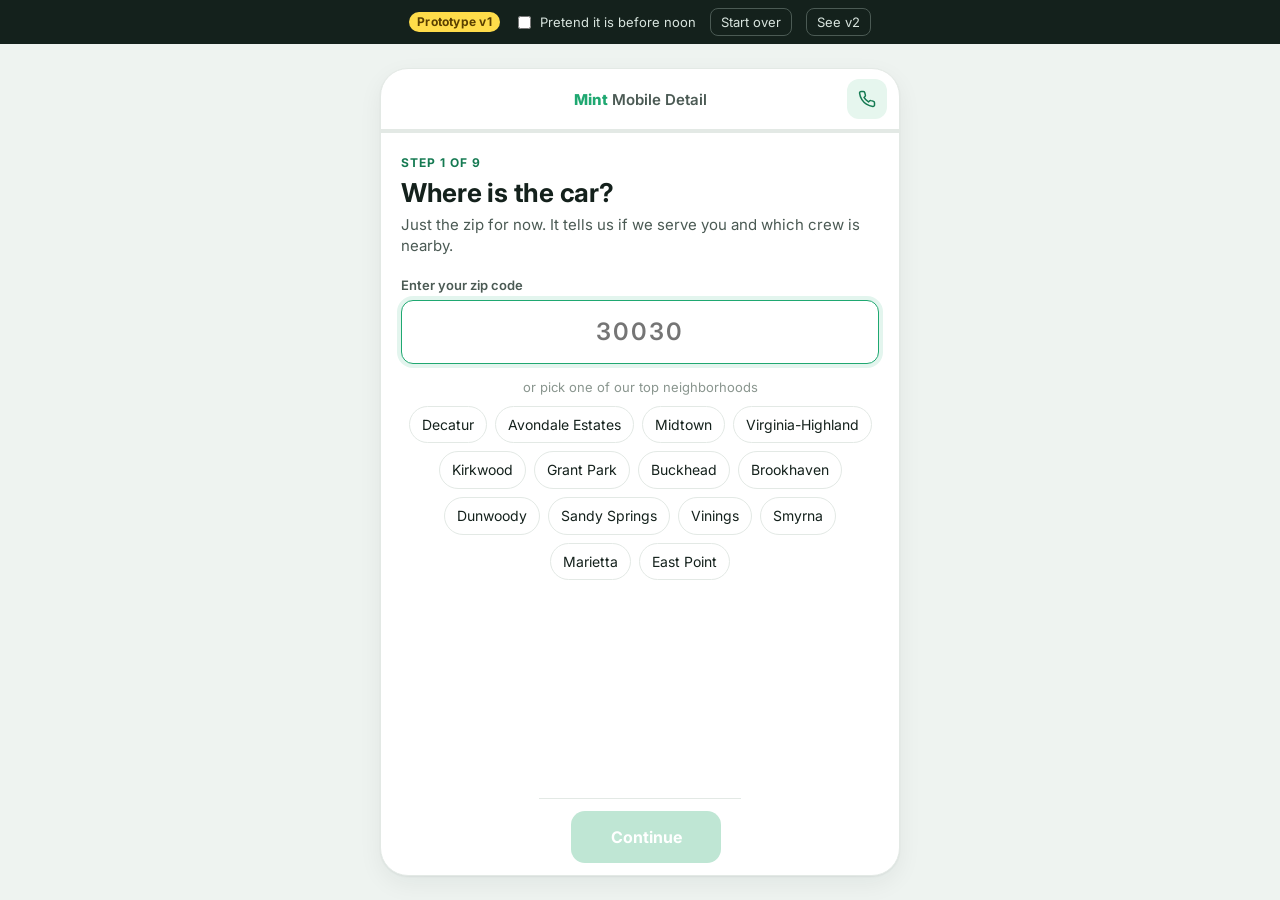
<file: index.html>
<!doctype html>
<html lang="en">
<head>
  <meta charset="utf-8">
  <meta name="viewport" content="width=device-width, initial-scale=1, viewport-fit=cover">
  <title>Book a detail · Mint Mobile Detail</title>
  <meta name="description" content="Prototype of a streamlined booking flow for Mint Mobile Detail.">
  <link rel="preconnect" href="https://fonts.googleapis.com">
  <link href="https://fonts.googleapis.com/css2?family=Inter:wght@400;500;600;700;800&display=swap" rel="stylesheet">
  <link rel="stylesheet" href="styles.css?v=13">
</head>
<body>
  <div class="demo-bar" id="demo-bar">
    <span class="demo-tag">Prototype v1</span>
    <label class="demo-toggle"><input type="checkbox" id="demo-before-noon"> Pretend it is before noon</label>
    <button class="demo-btn" id="demo-reset" type="button">Start over</button>
    <a class="demo-btn" href="v2/">See v2</a>
  </div>
  <div class="phone">
    <header class="topbar">
      <button class="back" id="back" type="button" aria-label="Back">‹</button>
      <div class="brand"><span class="brand-mark">Mint</span> Mobile Detail</div>
      <a class="call" href="tel:4045007025" aria-label="Call Mint Mobile Detail"><svg width="18" height="18" viewBox="0 0 24 24" fill="none" stroke="currentColor" stroke-width="2" stroke-linecap="round" stroke-linejoin="round" aria-hidden="true"><path d="M22 16.9v3a2 2 0 0 1-2.2 2 19.8 19.8 0 0 1-8.6-3.1 19.5 19.5 0 0 1-6-6A19.8 19.8 0 0 1 2.1 4.2 2 2 0 0 1 4.1 2h3a2 2 0 0 1 2 1.7c.1.9.4 1.9.7 2.8a2 2 0 0 1-.5 2.1L8 9.9a16 16 0 0 0 6 6l1.3-1.3a2 2 0 0 1 2.1-.4c.9.3 1.9.6 2.8.7a2 2 0 0 1 1.8 2z"/></svg></a>
    </header>
    <div class="progress"><div class="progress-bar" id="progress"></div></div>
    <main id="app" class="screen"></main>
    <footer class="sticky" id="sticky"></footer>
  </div>
  <script src="data.js?v=13"></script>
  <script src="app.js?v=13"></script>
</body>
</html>
</file>
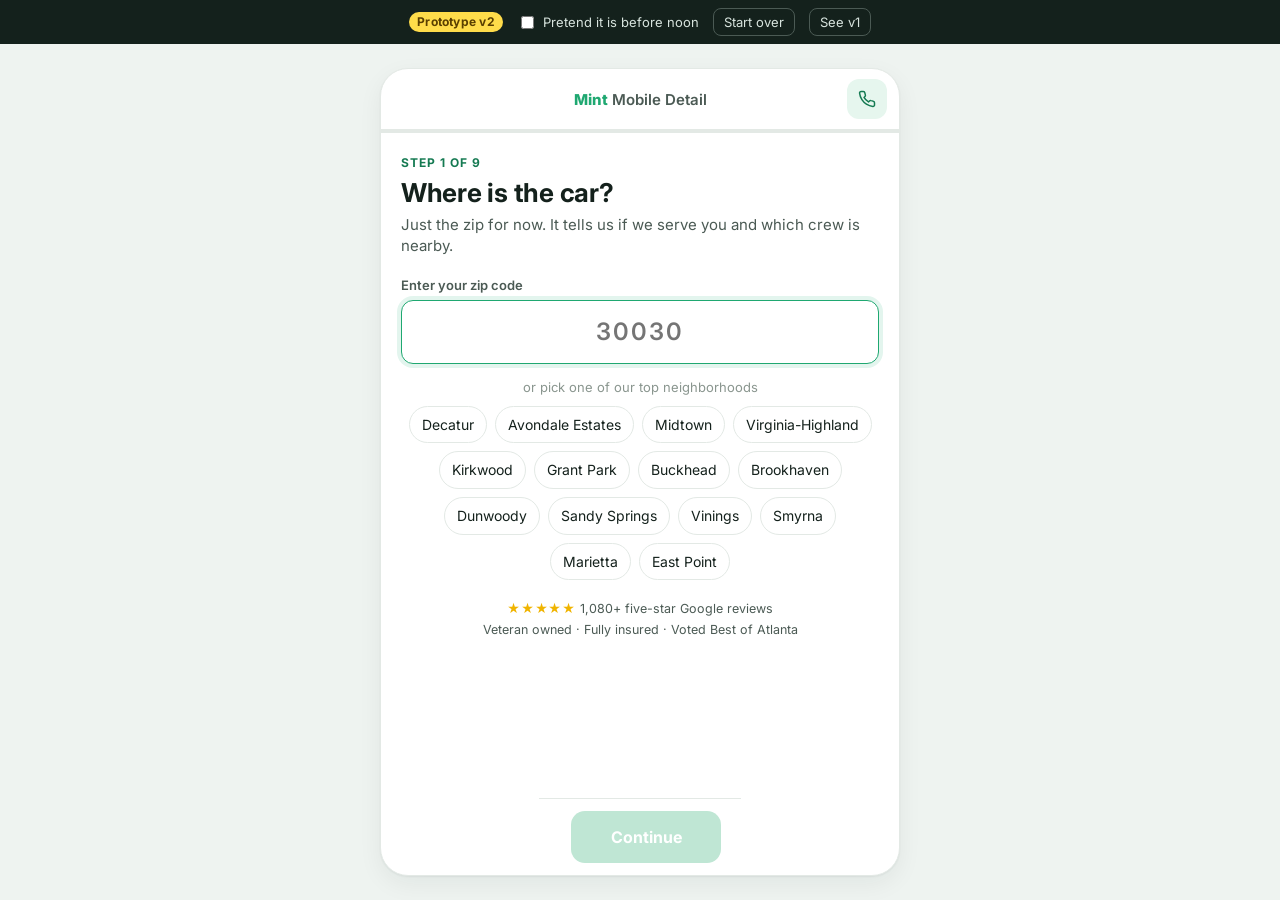
<file: v2/index.html>
<!doctype html>
<html lang="en">
<head>
  <meta charset="utf-8">
  <meta name="viewport" content="width=device-width, initial-scale=1, viewport-fit=cover">
  <title>Book a detail · Mint Mobile Detail</title>
  <meta name="description" content="Prototype of a streamlined booking flow for Mint Mobile Detail.">
  <link rel="preconnect" href="https://fonts.googleapis.com">
  <link href="https://fonts.googleapis.com/css2?family=Inter:wght@400;500;600;700;800&display=swap" rel="stylesheet">
  <link rel="stylesheet" href="styles.css?v=2.3">
</head>
<body>
  <div class="demo-bar" id="demo-bar">
    <span class="demo-tag">Prototype v2</span>
    <label class="demo-toggle"><input type="checkbox" id="demo-before-noon"> Pretend it is before noon</label>
    <button class="demo-btn" id="demo-reset" type="button">Start over</button>
    <a class="demo-btn" href="../">See v1</a>
  </div>
  <div class="phone">
    <header class="topbar">
      <button class="back" id="back" type="button" aria-label="Back">‹</button>
      <div class="brand"><span class="brand-mark">Mint</span> Mobile Detail</div>
      <a class="call" href="tel:4045007025" aria-label="Call Mint Mobile Detail"><svg width="18" height="18" viewBox="0 0 24 24" fill="none" stroke="currentColor" stroke-width="2" stroke-linecap="round" stroke-linejoin="round" aria-hidden="true"><path d="M22 16.9v3a2 2 0 0 1-2.2 2 19.8 19.8 0 0 1-8.6-3.1 19.5 19.5 0 0 1-6-6A19.8 19.8 0 0 1 2.1 4.2 2 2 0 0 1 4.1 2h3a2 2 0 0 1 2 1.7c.1.9.4 1.9.7 2.8a2 2 0 0 1-.5 2.1L8 9.9a16 16 0 0 0 6 6l1.3-1.3a2 2 0 0 1 2.1-.4c.9.3 1.9.6 2.8.7a2 2 0 0 1 1.8 2z"/></svg></a>
    </header>
    <div class="progress"><div class="progress-bar" id="progress"></div></div>
    <main id="app" class="screen"></main>
    <footer class="sticky" id="sticky"></footer>
  </div>
  <script src="data.js?v=2.3"></script>
  <script src="app.js?v=2.3"></script>
</body>
</html>
</file>
<file: styles.css>
:root {
  --mint: #1fa871;
  --mint-dark: #157a52;
  --mint-soft: #e6f6ee;
  --mint-tint: #f3faf6;
  --ink: #14211c;
  --ink-2: #4b5a54;
  --ink-3: #8a968f;
  --line: #e3e9e5;
  --paper: #ffffff;
  --bg: #eef3f0;
  --warn-soft: #fff4e5;
  --warn: #b25e00;
  --danger-soft: #fdecec;
  --danger: #b42318;
  --radius: 14px;
  --shadow: 0 1px 2px rgba(20,33,28,.06), 0 8px 24px rgba(20,33,28,.06);
}
* { box-sizing: border-box; }
html, body { margin: 0; padding: 0; }
body {
  font-family: Inter, system-ui, -apple-system, "Segoe UI", sans-serif;
  color: var(--ink);
  background: var(--bg);
  -webkit-font-smoothing: antialiased;
  line-height: 1.4;
}
button, input, select, textarea { font: inherit; color: inherit; }
a { color: var(--mint-dark); }

/* Demo bar */
.demo-bar {
  display: flex; align-items: center; gap: 14px; justify-content: center; flex-wrap: wrap;
  padding: 8px 12px; font-size: 13px; color: var(--ink-2); background: #14211c; color: #d8e4de;
}
.demo-tag { background: #ffdc4a; color: #5a3f00; font-weight: 700; padding: 2px 8px; border-radius: 999px; font-size: 12px; letter-spacing: .02em; }
.demo-toggle { display: flex; align-items: center; gap: 6px; }
.demo-btn { background: transparent; border: 1px solid #4b5a54; color: #d8e4de; border-radius: 8px; padding: 4px 10px; cursor: pointer; }

/* Phone column */
.phone {
  max-width: 520px; margin: 0 auto; min-height: calc(100vh - 38px);
  background: var(--paper); display: flex; flex-direction: column; position: relative;
}
@media (min-width: 640px) {
  body { height: 100vh; display: flex; flex-direction: column; }
  .demo-bar { flex: none; }
  .phone { flex: 1; min-height: 0; width: 100%; margin: 24px auto; border-radius: 28px; box-shadow: var(--shadow); overflow: hidden; border: 1px solid var(--line); }
  .screen { overflow-y: auto; padding-bottom: 32px; }
}
.topbar { display: grid; grid-template-columns: 44px 1fr 44px; align-items: center; padding: 10px 12px; }
.back { width: 40px; height: 40px; border: 0; background: transparent; border-radius: 12px; font-size: 26px; line-height: 1; cursor: pointer; color: var(--ink-2); }
.back:hover { background: var(--mint-tint); }
.back[hidden] { visibility: hidden; display: block; }
.brand { text-align: center; font-weight: 600; font-size: 15px; color: var(--ink-2); }
.brand-mark { color: var(--mint); font-weight: 800; }
.call { justify-self: end; width: 40px; height: 40px; border-radius: 12px; background: var(--mint-soft); color: var(--mint-dark); display: grid; place-items: center; text-decoration: none; }
.call:hover { background: #d6efe2; }
.progress { height: 4px; background: var(--line); }
.progress-bar { height: 100%; background: var(--mint); transition: width .3s ease; }

.screen { padding: 22px 20px 120px; flex: 1; min-height: 0; }
h1 { font-size: 26px; line-height: 1.15; margin: 0 0 6px; letter-spacing: -.01em; }
.lede { color: var(--ink-2); margin: 0 0 20px; font-size: 15px; }
.eyebrow { font-size: 12px; font-weight: 700; text-transform: uppercase; letter-spacing: .08em; color: var(--mint-dark); margin-bottom: 6px; }
h2 { font-size: 16px; margin: 22px 0 10px; }
.muted { color: var(--ink-3); font-size: 13px; }
.small { font-size: 13px; }

.field { display: block; margin-bottom: 14px; }
.field > span { display: block; font-size: 13px; font-weight: 600; color: var(--ink-2); margin-bottom: 6px; }
.input {
  width: 100%; padding: 14px 14px; border: 1.5px solid var(--line); border-radius: 12px; background: #fff; font-size: 17px;
  outline: none; transition: border-color .15s;
}
.input:focus { border-color: var(--mint); box-shadow: 0 0 0 4px rgba(31,168,113,.12); }
.input.big { font-size: 24px; letter-spacing: .08em; text-align: center; font-weight: 600; }
.row { display: flex; gap: 10px; }
.row > * { flex: 1; }

.btn {
  display: inline-flex; align-items: center; justify-content: center; gap: 8px; width: 100%;
  padding: 15px 18px; border-radius: 14px; border: 0; background: var(--mint); color: #fff; font-weight: 700; font-size: 16px; cursor: pointer;
  transition: transform .05s, background .15s;
}
.btn:active { transform: scale(.99); }
.btn:hover { background: var(--mint-dark); }
.btn:disabled { background: #bfe6d4; cursor: not-allowed; }
.btn.secondary { background: var(--mint-soft); color: var(--mint-dark); }
.btn.secondary:hover { background: #d6efe2; }
.btn.ghost { background: transparent; color: var(--ink-2); font-weight: 600; }
.btn.ghost:hover { background: var(--mint-tint); }
.btn.dark { background: #111; }
.btn.dark:hover { background: #000; }
.btn.small { padding: 10px 14px; font-size: 14px; width: auto; border-radius: 10px; }
.btn.wallet { font-size: 17px; }
.btn-row { display: flex; gap: 10px; margin-top: 8px; }

.note { background: var(--mint-tint); border: 1px solid #cfeadd; border-radius: 12px; padding: 12px 14px; font-size: 14px; color: var(--ink-2); margin: 12px 0; }
.note.warn { background: var(--warn-soft); border-color: #f5d9b0; color: var(--warn); }
.note.danger { background: var(--danger-soft); border-color: #f5c2c0; color: var(--danger); }
.note.plain { background: #f7f9f8; border-color: var(--line); }

/* Choice cards */
.choices { display: grid; gap: 10px; }
.choice {
  display: grid; grid-template-columns: 1fr auto; gap: 4px 12px; align-items: center; text-align: left;
  padding: 14px 16px; border: 1.5px solid var(--line); border-radius: var(--radius); background: #fff; cursor: pointer; width: 100%;
  transition: border-color .15s, background .15s;
}
.choice:hover { border-color: #bcd9cb; }
.choice.selected { border-color: var(--mint); background: var(--mint-tint); box-shadow: 0 0 0 3px rgba(31,168,113,.12); }
.choice .t { font-weight: 700; font-size: 16px; }
.choice .s { grid-column: 1; color: var(--ink-2); font-size: 13px; }
.choice > .t, .choice > .s, .choice > .badge, .choice > details { grid-column: 1; }
.choice .p { grid-column: 2; grid-row: 1 / span 4; align-self: center; font-weight: 700; font-size: 16px; text-align: right; white-space: nowrap; }
.choice .p small { display: block; font-weight: 500; font-size: 12px; color: var(--ink-3); }
.choice .badge { grid-column: 1; }
.badge { display: inline-block; font-size: 11px; font-weight: 700; padding: 3px 8px; border-radius: 999px; background: var(--mint-soft); color: var(--mint-dark); letter-spacing: .02em; }
.badge.warn { background: var(--warn-soft); color: var(--warn); }
.badge.gray { background: #eef1ef; color: var(--ink-2); }
.badge.pop { background: #ffdc4a; color: #5a3f00; }

.chips { display: flex; flex-wrap: wrap; gap: 8px; margin: 10px 0; }
.chip { border: 1.5px solid var(--line); background: #fff; border-radius: 999px; padding: 8px 12px; font-size: 14px; cursor: pointer; }
.chip:hover { border-color: #bcd9cb; }
.chip.selected { border-color: var(--mint); background: var(--mint-tint); color: var(--mint-dark); font-weight: 600; }

/* Typeahead */
.typeahead { position: relative; }
.suggest {
  position: absolute; left: 0; right: 0; top: calc(100% + 4px); z-index: 20; background: #fff; border: 1px solid var(--line); border-radius: 12px;
  box-shadow: var(--shadow); overflow: hidden; max-height: 300px; overflow-y: auto;
}
.suggest button { display: flex; justify-content: space-between; align-items: center; width: 100%; padding: 12px 14px; border: 0; background: #fff; cursor: pointer; text-align: left; font-size: 15px; }
.suggest button:hover, .suggest button.active { background: var(--mint-tint); }
.suggest .size { font-size: 12px; color: var(--ink-3); }

/* Vehicle cards */
.vehicle { display: grid; grid-template-columns: 44px 1fr auto; gap: 12px; align-items: center; padding: 12px 14px; border: 1.5px solid var(--line); border-radius: var(--radius); margin-bottom: 10px; background: #fff; }
.vehicle .ico { width: 44px; height: 44px; border-radius: 12px; background: var(--mint-soft); display: grid; place-items: center; color: var(--mint-dark); font-weight: 800; }
.vehicle .name { font-weight: 700; }
.vehicle .sub { font-size: 13px; color: var(--ink-2); }
.vehicle .x { border: 0; background: transparent; color: var(--ink-3); font-size: 20px; cursor: pointer; padding: 6px; }

/* Tabs */
.tabs { display: flex; gap: 6px; margin-bottom: 14px; overflow-x: auto; }
.tab { border: 1.5px solid var(--line); background: #fff; padding: 8px 12px; border-radius: 10px; font-size: 14px; font-weight: 600; cursor: pointer; white-space: nowrap; }
.tab.selected { border-color: var(--mint); background: var(--mint-tint); color: var(--mint-dark); }

/* Package detail */
details { margin-top: 6px; }
details summary { cursor: pointer; font-size: 13px; color: var(--mint-dark); font-weight: 600; list-style: none; }
details summary::-webkit-details-marker { display: none; }
details ul { margin: 6px 0 0; padding-left: 18px; font-size: 13px; color: var(--ink-2); }

/* Add-on rows */
.addon { display: grid; grid-template-columns: 24px 1fr auto; gap: 12px; align-items: start; padding: 12px 0; border-bottom: 1px solid var(--line); cursor: pointer; }
.addon:last-child { border-bottom: 0; }
.addon input { width: 20px; height: 20px; margin-top: 2px; accent-color: var(--mint); }
.addon .n { font-weight: 600; }
.addon .b { font-size: 13px; color: var(--ink-2); }
.addon .p { font-weight: 700; white-space: nowrap; }
.group { border: 1.5px solid var(--line); border-radius: var(--radius); padding: 6px 16px; margin-bottom: 14px; }
.group h3 { margin: 10px 0 0; font-size: 15px; }
.group .gb { font-size: 13px; color: var(--ink-3); margin: 2px 0 4px; }

/* Summary */
.summary { border: 1.5px solid var(--line); border-radius: var(--radius); padding: 6px 16px; margin-bottom: 14px; }
.line { display: flex; justify-content: space-between; gap: 12px; padding: 9px 0; border-bottom: 1px solid var(--line); font-size: 14px; }
.line:last-child { border-bottom: 0; }
.line.head { font-weight: 700; }
.line.total { font-weight: 800; font-size: 16px; }
.line .sub { color: var(--ink-3); font-size: 12px; display: block; }
.line.discount { color: var(--mint-dark); }

/* Sticky footer */
.sticky {
  position: fixed; bottom: 0; left: 0; right: 0; margin: 0 auto; max-width: 520px;
  background: rgba(255,255,255,.96); backdrop-filter: blur(8px); border-top: 1px solid var(--line);
  padding: 12px 20px calc(12px + env(safe-area-inset-bottom)); display: grid; grid-template-columns: 1fr auto; gap: 12px; align-items: center;
}
.sticky:empty { display: none; }
.sticky .tot { font-size: 13px; color: var(--ink-2); }
.sticky .tot b { display: block; font-size: 18px; color: var(--ink); }
.sticky .btn { width: auto; min-width: 150px; }
@media (min-width: 640px) { .sticky { position: relative; flex: none; max-width: none; } }

/* Calendar strip */
.days { display: grid; grid-template-columns: repeat(7, 1fr); gap: 6px; margin: 10px 0 14px; }
.day { border: 1.5px solid var(--line); border-radius: 12px; padding: 8px 2px; text-align: center; cursor: pointer; background: #fff; }
.day .d { font-size: 11px; color: var(--ink-3); text-transform: uppercase; }
.day .n { font-size: 17px; font-weight: 700; }
.day.selected { border-color: var(--mint); background: var(--mint-tint); }
.day.off { opacity: .35; cursor: not-allowed; }

/* Map placeholder */
.map { height: 150px; border-radius: 12px; background: repeating-linear-gradient(45deg, #e9f2ed 0 12px, #f3faf6 12px 24px); position: relative; margin: 12px 0; border: 1px solid var(--line); overflow: hidden; }
.map .pin { position: absolute; left: 50%; top: 50%; transform: translate(-50%, -100%); font-size: 30px; }
.map .lbl { position: absolute; bottom: 8px; left: 10px; font-size: 12px; color: var(--ink-3); background: rgba(255,255,255,.85); padding: 3px 8px; border-radius: 6px; }

.check { display: flex; gap: 10px; align-items: flex-start; font-size: 14px; color: var(--ink-2); margin: 10px 0; cursor: pointer; }
.check input { width: 18px; height: 18px; margin-top: 2px; accent-color: var(--mint); }

.done-hero { text-align: center; padding: 26px 0 10px; }
.done-hero h1 { font-size: 30px; }
.done-hero .mark { font-size: 64px; line-height: 1; margin: 0 auto 14px; animation: pop .5s cubic-bezier(.2,1.4,.4,1); }
@keyframes pop { from { transform: scale(.4); opacity: 0; } to { transform: none; opacity: 1; } }
.confetti { position: fixed; inset: 0; pointer-events: none; z-index: 50; }
.kv { display: grid; grid-template-columns: 110px 1fr; gap: 6px 12px; font-size: 14px; }
.kv dt { color: var(--ink-3); }
.kv dd { margin: 0; font-weight: 600; }
.code { font-family: ui-monospace, Menlo, monospace; font-weight: 700; letter-spacing: .1em; background: var(--mint-soft); color: var(--mint-dark); padding: 6px 10px; border-radius: 8px; display: inline-block; }
.fade { animation: fade .25s ease; }
@keyframes fade { from { opacity: 0; transform: translateY(6px); } to { opacity: 1; transform: none; } }

/* Week navigation */
.week-nav { display: flex; align-items: center; justify-content: space-between; margin: 6px 0 0; font-weight: 600; font-size: 15px; }
.nav { width: 40px; height: 40px; border: 1.5px solid var(--line); background: #fff; border-radius: 12px; font-size: 22px; line-height: 1; cursor: pointer; color: var(--ink-2); }
.nav:disabled { opacity: .3; cursor: not-allowed; }
.day .n.full { font-size: 11px; font-weight: 700; color: var(--danger); text-transform: uppercase; line-height: 20px; }
.chips.center { justify-content: center; }
.choice { position: relative; overflow: visible; }
.badge.float { position: absolute; top: -10px; left: 14px; font-size: 11px; padding: 2px 8px; }
.perks { margin: 8px 0 0; padding-left: 18px; color: var(--ink-2); font-size: 14px; }
.perks li { margin: 6px 0; }

/* Expanding choice cards */
.choice.expand { display: block; padding: 0; }
.choice-head { display: grid; gap: 4px; padding: 14px 16px; cursor: pointer; }
.choice-head .t { font-weight: 700; font-size: 16px; }
.choice-head .s { color: var(--ink-2); font-size: 13px; }
.choice-body { padding: 0 16px 16px; }
/* Collapsible add-on groups */
.group { padding: 0 16px; }
.group-head { display: grid; grid-template-columns: 1fr auto; align-items: center; gap: 12px; padding: 12px 0; cursor: pointer; }
.group-head h3 { margin: 0; }
.group-head .gb { margin: 2px 0 0; }
.chev { font-size: 26px; line-height: 1; color: var(--ink-3); transform: rotate(90deg); transition: transform .15s; }
.group.closed .chev { transform: rotate(0deg); }
.group-body { padding-bottom: 6px; border-top: 1px solid var(--line); }
.group.closed .group-body { display: none; }

/* Highlighted join card, matched to the yellow pill */
.choice.gold { background: #fffbea; border-color: #f2cf3a; }
.choice.gold:hover { border-color: #e2bd1c; }
.choice.gold.selected { border-color: #d9b400; background: #fff7d1; box-shadow: 0 0 0 3px rgba(240, 200, 40, .22); }
.choice.gold .perks { margin: 0 0 12px; }

a.demo-btn { text-decoration: none; }
</file>
<file: v2/styles.css>
:root {
  --mint: #1fa871;
  --mint-dark: #157a52;
  --mint-soft: #e6f6ee;
  --mint-tint: #f3faf6;
  --ink: #14211c;
  --ink-2: #4b5a54;
  --ink-3: #8a968f;
  --line: #e3e9e5;
  --paper: #ffffff;
  --bg: #eef3f0;
  --warn-soft: #fff4e5;
  --warn: #b25e00;
  --danger-soft: #fdecec;
  --danger: #b42318;
  --radius: 14px;
  --shadow: 0 1px 2px rgba(20,33,28,.06), 0 8px 24px rgba(20,33,28,.06);
}
* { box-sizing: border-box; }
html, body { margin: 0; padding: 0; }
body {
  font-family: Inter, system-ui, -apple-system, "Segoe UI", sans-serif;
  color: var(--ink);
  background: var(--bg);
  -webkit-font-smoothing: antialiased;
  line-height: 1.4;
}
button, input, select, textarea { font: inherit; color: inherit; }
a { color: var(--mint-dark); }

/* Demo bar */
.demo-bar {
  display: flex; align-items: center; gap: 14px; justify-content: center; flex-wrap: wrap;
  padding: 8px 12px; font-size: 13px; color: var(--ink-2); background: #14211c; color: #d8e4de;
}
.demo-tag { background: #ffdc4a; color: #5a3f00; font-weight: 700; padding: 2px 8px; border-radius: 999px; font-size: 12px; letter-spacing: .02em; }
.demo-toggle { display: flex; align-items: center; gap: 6px; }
.demo-btn { background: transparent; border: 1px solid #4b5a54; color: #d8e4de; border-radius: 8px; padding: 4px 10px; cursor: pointer; }

/* Phone column */
.phone {
  max-width: 520px; margin: 0 auto; min-height: calc(100vh - 38px);
  background: var(--paper); display: flex; flex-direction: column; position: relative;
}
@media (min-width: 640px) {
  body { height: 100vh; display: flex; flex-direction: column; }
  .demo-bar { flex: none; }
  .phone { flex: 1; min-height: 0; width: 100%; margin: 24px auto; border-radius: 28px; box-shadow: var(--shadow); overflow: hidden; border: 1px solid var(--line); }
  .screen { overflow-y: auto; padding-bottom: 32px; }
}
.topbar { display: grid; grid-template-columns: 44px 1fr 44px; align-items: center; padding: 10px 12px; }
.back { width: 40px; height: 40px; border: 0; background: transparent; border-radius: 12px; font-size: 26px; line-height: 1; cursor: pointer; color: var(--ink-2); }
.back:hover { background: var(--mint-tint); }
.back[hidden] { visibility: hidden; display: block; }
.brand { text-align: center; font-weight: 600; font-size: 15px; color: var(--ink-2); }
.brand-mark { color: var(--mint); font-weight: 800; }
.call { justify-self: end; width: 40px; height: 40px; border-radius: 12px; background: var(--mint-soft); color: var(--mint-dark); display: grid; place-items: center; text-decoration: none; }
.call:hover { background: #d6efe2; }
.progress { height: 4px; background: var(--line); }
.progress-bar { height: 100%; background: var(--mint); transition: width .3s ease; }

.screen { padding: 22px 20px 120px; flex: 1; min-height: 0; }
h1 { font-size: 26px; line-height: 1.15; margin: 0 0 6px; letter-spacing: -.01em; }
.lede { color: var(--ink-2); margin: 0 0 20px; font-size: 15px; }
.eyebrow { font-size: 12px; font-weight: 700; text-transform: uppercase; letter-spacing: .08em; color: var(--mint-dark); margin-bottom: 6px; }
h2 { font-size: 16px; margin: 22px 0 10px; }
.muted { color: var(--ink-3); font-size: 13px; }
.small { font-size: 13px; }

.field { display: block; margin-bottom: 14px; }
.field > span { display: block; font-size: 13px; font-weight: 600; color: var(--ink-2); margin-bottom: 6px; }
.input {
  width: 100%; padding: 14px 14px; border: 1.5px solid var(--line); border-radius: 12px; background: #fff; font-size: 17px;
  outline: none; transition: border-color .15s;
}
.input:focus { border-color: var(--mint); box-shadow: 0 0 0 4px rgba(31,168,113,.12); }
.input.big { font-size: 24px; letter-spacing: .08em; text-align: center; font-weight: 600; }
.row { display: flex; gap: 10px; }
.row > * { flex: 1; }

.btn {
  display: inline-flex; align-items: center; justify-content: center; gap: 8px; width: 100%;
  padding: 15px 18px; border-radius: 14px; border: 0; background: var(--mint); color: #fff; font-weight: 700; font-size: 16px; cursor: pointer;
  transition: transform .05s, background .15s;
}
.btn:active { transform: scale(.99); }
.btn:hover { background: var(--mint-dark); }
.btn:disabled { background: #bfe6d4; cursor: not-allowed; }
.btn.secondary { background: var(--mint-soft); color: var(--mint-dark); }
.btn.secondary:hover { background: #d6efe2; }
.btn.ghost { background: transparent; color: var(--ink-2); font-weight: 600; }
.btn.ghost:hover { background: var(--mint-tint); }
.btn.dark { background: #111; }
.btn.dark:hover { background: #000; }
.btn.small { padding: 10px 14px; font-size: 14px; width: auto; border-radius: 10px; }
.btn.wallet { font-size: 17px; }
.btn-row { display: flex; gap: 10px; margin-top: 8px; }

.note { background: var(--mint-tint); border: 1px solid #cfeadd; border-radius: 12px; padding: 12px 14px; font-size: 14px; color: var(--ink-2); margin: 12px 0; }
.note.warn { background: var(--warn-soft); border-color: #f5d9b0; color: var(--warn); }
.note.danger { background: var(--danger-soft); border-color: #f5c2c0; color: var(--danger); }
.note.plain { background: #f7f9f8; border-color: var(--line); }

/* Choice cards */
.choices { display: grid; gap: 10px; }
.choice {
  display: grid; grid-template-columns: 1fr auto; gap: 4px 12px; align-items: center; text-align: left;
  padding: 14px 16px; border: 1.5px solid var(--line); border-radius: var(--radius); background: #fff; cursor: pointer; width: 100%;
  transition: border-color .15s, background .15s;
}
.choice:hover { border-color: #bcd9cb; }
.choice.selected { border-color: var(--mint); background: var(--mint-tint); box-shadow: 0 0 0 3px rgba(31,168,113,.12); }
.choice .t { font-weight: 700; font-size: 16px; }
.choice .s { grid-column: 1; color: var(--ink-2); font-size: 13px; }
.choice > .t, .choice > .s, .choice > .badge, .choice > details { grid-column: 1; }
.choice .p { grid-column: 2; grid-row: 1 / span 4; align-self: center; font-weight: 700; font-size: 16px; text-align: right; white-space: nowrap; }
.choice .p small { display: block; font-weight: 500; font-size: 12px; color: var(--ink-3); }
.choice .badge { grid-column: 1; }
.badge { display: inline-block; font-size: 11px; font-weight: 700; padding: 3px 8px; border-radius: 999px; background: var(--mint-soft); color: var(--mint-dark); letter-spacing: .02em; }
.badge.warn { background: var(--warn-soft); color: var(--warn); }
.badge.gray { background: #eef1ef; color: var(--ink-2); }
.badge.pop { background: #ffdc4a; color: #5a3f00; }

.chips { display: flex; flex-wrap: wrap; gap: 8px; margin: 10px 0; }
.chip { border: 1.5px solid var(--line); background: #fff; border-radius: 999px; padding: 8px 12px; font-size: 14px; cursor: pointer; }
.chip:hover { border-color: #bcd9cb; }
.chip.selected { border-color: var(--mint); background: var(--mint-tint); color: var(--mint-dark); font-weight: 600; }

/* Typeahead */
.typeahead { position: relative; }
.suggest {
  position: absolute; left: 0; right: 0; top: calc(100% + 4px); z-index: 20; background: #fff; border: 1px solid var(--line); border-radius: 12px;
  box-shadow: var(--shadow); overflow: hidden; max-height: 300px; overflow-y: auto;
}
.suggest button { display: flex; justify-content: space-between; align-items: center; width: 100%; padding: 12px 14px; border: 0; background: #fff; cursor: pointer; text-align: left; font-size: 15px; }
.suggest button:hover, .suggest button.active { background: var(--mint-tint); }
.suggest .size { font-size: 12px; color: var(--ink-3); }

/* Vehicle cards */
.vehicle { display: grid; grid-template-columns: 44px 1fr auto; gap: 12px; align-items: center; padding: 12px 14px; border: 1.5px solid var(--line); border-radius: var(--radius); margin-bottom: 10px; background: #fff; }
.vehicle .ico { width: 44px; height: 44px; border-radius: 12px; background: var(--mint-soft); display: grid; place-items: center; color: var(--mint-dark); font-weight: 800; }
.vehicle .name { font-weight: 700; }
.vehicle .sub { font-size: 13px; color: var(--ink-2); }
.vehicle .x { border: 0; background: transparent; color: var(--ink-3); font-size: 20px; cursor: pointer; padding: 6px; }

/* Tabs */
.tabs { display: flex; gap: 6px; margin-bottom: 14px; overflow-x: auto; }
.tab { border: 1.5px solid var(--line); background: #fff; padding: 8px 12px; border-radius: 10px; font-size: 14px; font-weight: 600; cursor: pointer; white-space: nowrap; }
.tab.selected { border-color: var(--mint); background: var(--mint-tint); color: var(--mint-dark); }

/* Package detail */
details { margin-top: 6px; }
details summary { cursor: pointer; font-size: 13px; color: var(--mint-dark); font-weight: 600; list-style: none; }
details summary::-webkit-details-marker { display: none; }
details ul { margin: 6px 0 0; padding-left: 18px; font-size: 13px; color: var(--ink-2); }

/* Add-on rows */
.addon { display: grid; grid-template-columns: 24px 1fr auto; gap: 12px; align-items: start; padding: 12px 0; border-bottom: 1px solid var(--line); cursor: pointer; }
.addon:last-child { border-bottom: 0; }
.addon input { width: 20px; height: 20px; margin-top: 2px; accent-color: var(--mint); }
.addon .n { font-weight: 600; }
.addon .b { font-size: 13px; color: var(--ink-2); }
.addon .p { font-weight: 700; white-space: nowrap; }
.group { border: 1.5px solid var(--line); border-radius: var(--radius); padding: 6px 16px; margin-bottom: 14px; }
.group h3 { margin: 10px 0 0; font-size: 15px; }
.group .gb { font-size: 13px; color: var(--ink-3); margin: 2px 0 4px; }

/* Summary */
.summary { border: 1.5px solid var(--line); border-radius: var(--radius); padding: 6px 16px; margin-bottom: 14px; }
.line { display: flex; justify-content: space-between; gap: 12px; padding: 9px 0; border-bottom: 1px solid var(--line); font-size: 14px; }
.line:last-child { border-bottom: 0; }
.line.head { font-weight: 700; }
.line.total { font-weight: 800; font-size: 16px; }
.line .sub { color: var(--ink-3); font-size: 12px; display: block; }
.line.discount { color: var(--mint-dark); }

/* Sticky footer */
.sticky {
  position: fixed; bottom: 0; left: 0; right: 0; margin: 0 auto; max-width: 520px;
  background: rgba(255,255,255,.96); backdrop-filter: blur(8px); border-top: 1px solid var(--line);
  padding: 12px 20px calc(12px + env(safe-area-inset-bottom)); display: grid; grid-template-columns: 1fr auto; gap: 12px; align-items: center;
}
.sticky:empty { display: none; }
.sticky .tot { font-size: 13px; color: var(--ink-2); }
.sticky .tot b { display: block; font-size: 18px; color: var(--ink); }
.sticky .btn { width: auto; min-width: 150px; }
@media (min-width: 640px) { .sticky { position: relative; flex: none; max-width: none; } }

/* Calendar strip */
.days { display: grid; grid-template-columns: repeat(7, 1fr); gap: 6px; margin: 10px 0 14px; }
.day { border: 1.5px solid var(--line); border-radius: 12px; padding: 8px 2px; text-align: center; cursor: pointer; background: #fff; }
.day .d { font-size: 11px; color: var(--ink-3); text-transform: uppercase; }
.day .n { font-size: 17px; font-weight: 700; }
.day.selected { border-color: var(--mint); background: var(--mint-tint); }
.day.off { opacity: .35; cursor: not-allowed; }

/* Map placeholder */
.map { height: 150px; border-radius: 12px; background: repeating-linear-gradient(45deg, #e9f2ed 0 12px, #f3faf6 12px 24px); position: relative; margin: 12px 0; border: 1px solid var(--line); overflow: hidden; }
.map .pin { position: absolute; left: 50%; top: 50%; transform: translate(-50%, -100%); font-size: 30px; }
.map .lbl { position: absolute; bottom: 8px; left: 10px; font-size: 12px; color: var(--ink-3); background: rgba(255,255,255,.85); padding: 3px 8px; border-radius: 6px; }

.check { display: flex; gap: 10px; align-items: flex-start; font-size: 14px; color: var(--ink-2); margin: 10px 0; cursor: pointer; }
.check input { width: 18px; height: 18px; margin-top: 2px; accent-color: var(--mint); }

.done-hero { text-align: center; padding: 26px 0 10px; }
.done-hero h1 { font-size: 30px; }
.done-hero .mark { font-size: 64px; line-height: 1; margin: 0 auto 14px; animation: pop .5s cubic-bezier(.2,1.4,.4,1); }
@keyframes pop { from { transform: scale(.4); opacity: 0; } to { transform: none; opacity: 1; } }
.confetti { position: fixed; inset: 0; pointer-events: none; z-index: 50; }
.kv { display: grid; grid-template-columns: 110px 1fr; gap: 6px 12px; font-size: 14px; }
.kv dt { color: var(--ink-3); }
.kv dd { margin: 0; font-weight: 600; }
.code { font-family: ui-monospace, Menlo, monospace; font-weight: 700; letter-spacing: .1em; background: var(--mint-soft); color: var(--mint-dark); padding: 6px 10px; border-radius: 8px; display: inline-block; }
.fade { animation: fade .25s ease; }
@keyframes fade { from { opacity: 0; transform: translateY(6px); } to { opacity: 1; transform: none; } }

/* Week navigation */
.week-nav { display: flex; align-items: center; justify-content: space-between; margin: 6px 0 0; font-weight: 600; font-size: 15px; }
.nav { width: 40px; height: 40px; border: 1.5px solid var(--line); background: #fff; border-radius: 12px; font-size: 22px; line-height: 1; cursor: pointer; color: var(--ink-2); }
.nav:disabled { opacity: .3; cursor: not-allowed; }
.day .n.full { font-size: 11px; font-weight: 700; color: var(--danger); text-transform: uppercase; line-height: 20px; }
.chips.center { justify-content: center; }
.choice { position: relative; overflow: visible; }
.badge.float { position: absolute; top: -10px; left: 14px; font-size: 11px; padding: 2px 8px; }
.perks { margin: 8px 0 0; padding-left: 18px; color: var(--ink-2); font-size: 14px; }
.perks li { margin: 6px 0; }

/* Expanding choice cards */
.choice.expand { display: block; padding: 0; }
.choice-head { display: grid; gap: 4px; padding: 14px 16px; cursor: pointer; }
.choice-head .t { font-weight: 700; font-size: 16px; }
.choice-head .s { color: var(--ink-2); font-size: 13px; }
.choice-body { padding: 0 16px 16px; }
/* Collapsible add-on groups */
.group { padding: 0 16px; }
.group-head { display: grid; grid-template-columns: 1fr auto; align-items: center; gap: 12px; padding: 12px 0; cursor: pointer; }
.group-head h3 { margin: 0; }
.group-head .gb { margin: 2px 0 0; }
.chev { font-size: 26px; line-height: 1; color: var(--ink-3); transform: rotate(90deg); transition: transform .15s; }
.group.closed .chev { transform: rotate(0deg); }
.group-body { padding-bottom: 6px; border-top: 1px solid var(--line); }
.group.closed .group-body { display: none; }

/* Highlighted join card, matched to the yellow pill */
.choice.gold { background: #fffbea; border-color: #f2cf3a; }
.choice.gold:hover { border-color: #e2bd1c; }
.choice.gold.selected { border-color: #d9b400; background: #fff7d1; box-shadow: 0 0 0 3px rgba(240, 200, 40, .22); }
.choice.gold .perks { margin: 0 0 12px; }

/* ---- v2 additions ---- */
a.demo-btn { text-decoration: none; }
.trust { text-align: center; margin: 18px 0 4px; font-size: 12.5px; line-height: 1.7; color: var(--ink-2); }
.stars { color: #f0b400; letter-spacing: .05em; }
.quote { text-align: center; padding: 12px 16px; margin: 8px 0 4px; }
.quote p { margin: 4px 0; font-size: 15px; font-style: italic; color: var(--ink); }
.quote span { font-size: 12.5px; color: var(--ink-3); }
.was { display: block; font-weight: 500; font-size: 12px; color: var(--ink-3); text-decoration: line-through; }
.choice .s b { color: var(--mint-dark); }
.line.due { font-weight: 800; font-size: 18px; background: var(--mint-tint); margin: 0 -16px; padding: 12px 16px; border-radius: 0 0 12px 12px; }
.line.due .sub { font-weight: 500; }
.summary { padding-bottom: 0; }
.review { border: 1.5px solid var(--line); border-radius: var(--radius); padding: 2px 16px; margin-bottom: 14px; }
.rev { display: grid; grid-template-columns: 74px 1fr auto; gap: 10px; align-items: start; padding: 11px 0; border-bottom: 1px solid var(--line); font-size: 14px; }
.rev:last-child { border-bottom: 0; }
.rev .k { color: var(--ink-3); }
.rev .v { font-weight: 600; }
.rev .v .sub { display: block; font-weight: 400; font-size: 12px; color: var(--ink-3); }
.edit { border: 0; background: transparent; color: var(--mint-dark); font-weight: 700; font-size: 13px; cursor: pointer; padding: 2px 4px; border-radius: 6px; }
.edit:hover { background: var(--mint-soft); }
.manual { border: 1.5px solid var(--line); border-radius: var(--radius); padding: 14px 16px 6px; }
</file>
